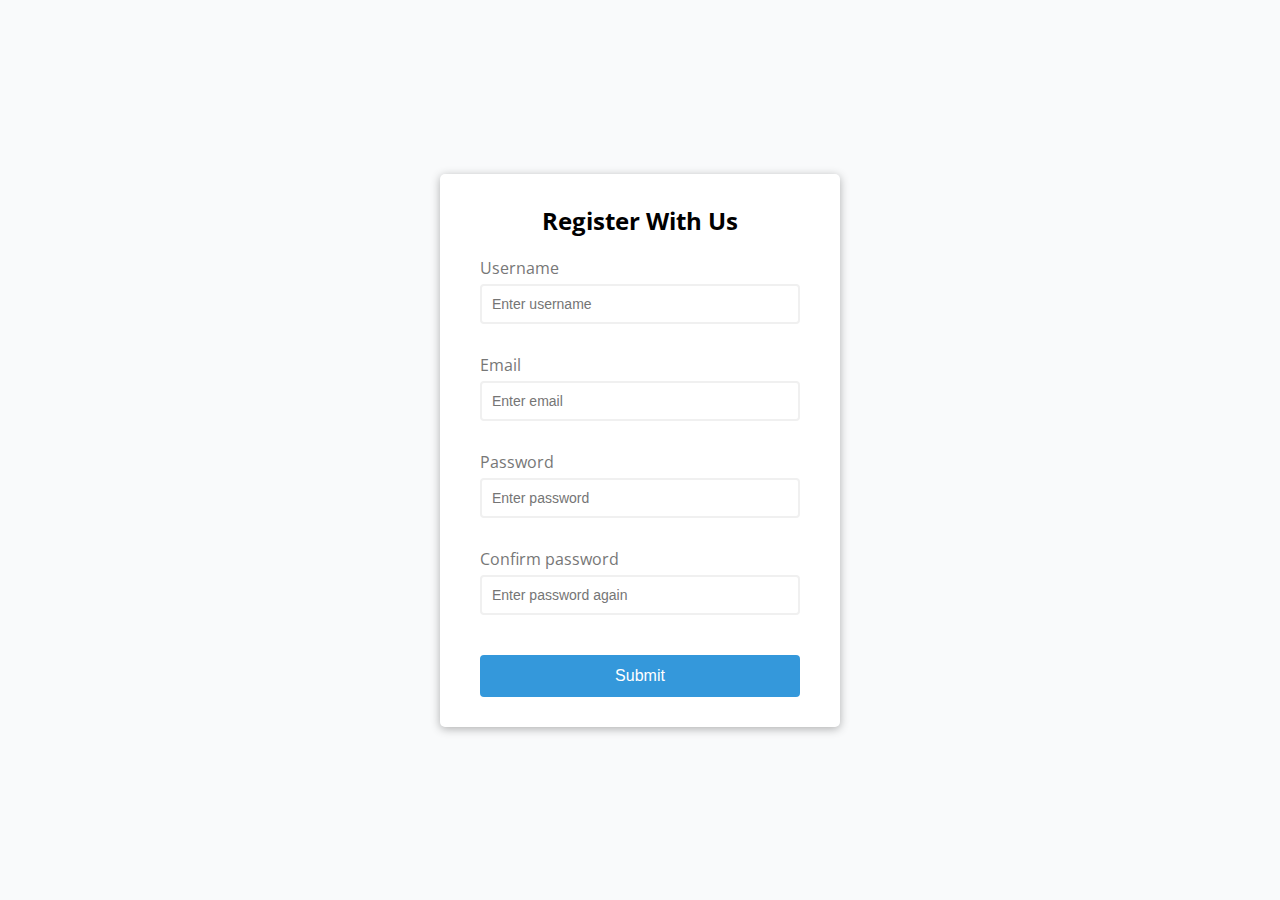
<file: 1.Form Validator/index.html>
<!DOCTYPE html>
<html lang="en">
<head>
    <meta charset="UTF-8">
    <meta http-equiv="X-UA-Compatible" content="IE=edge">
    <meta name="viewport" content="width=device-width, initial-scale=1.0">
    <link rel="stylesheet" href="style.css">
    <title>Form validator</title>
</head>
<body>
    <div class="container">
        <form action="" class="form" id="form">
            <h2>Register With Us</h2>
            <div class="form-control ">
                <label for="username">Username</label>
                <input for="text" id="username" placeholder="Enter username">
                <small>Error message</small>
            </div>
            <div class="form-control ">
                <label for="email">Email</label>
                <input for="text" id="email" placeholder="Enter email">
                <small>Error message</small>
            </div>
            <div class="form-control">
                <label for="password">Password</label>
                <input for="password" id="password" placeholder="Enter password">
                <small>Error message</small>
            </div>
            <div class="form-control">
                <label for="password2">Confirm password</label>
                <input for="password" id="password2" placeholder="Enter password again">
                <small>Error message</small>
            </div>
            <button>Submit</button>
        </form>
    </div>


    <script src="script.js"></script>
</body>
</html>
</file>
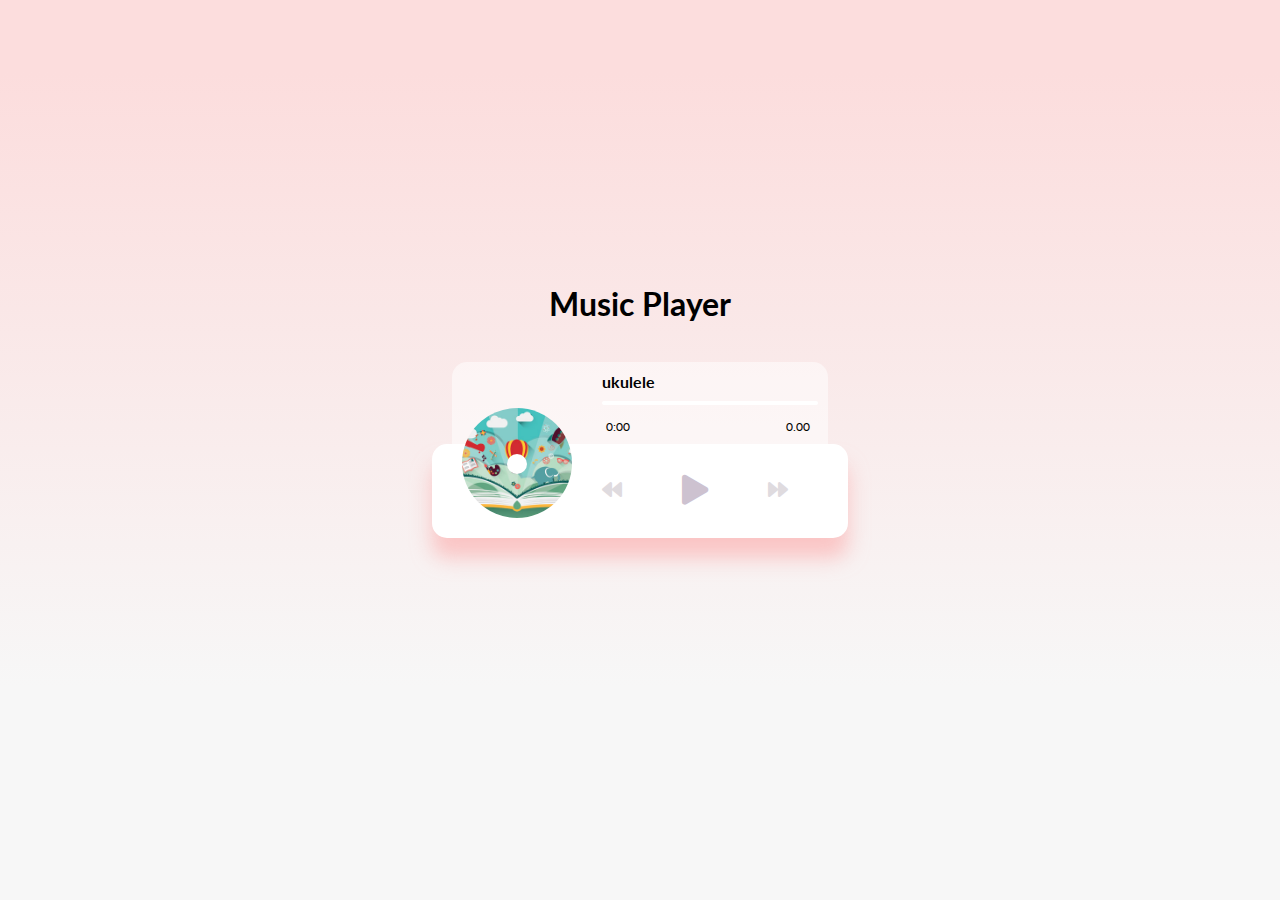
<file: 10.Music Player/index.html>
<!DOCTYPE html>
<html lang="en">
  <head>
    <meta charset="UTF-8" />
    <meta name="viewport" content="width=device-width, initial-scale=1.0" />
    <meta http-equiv="X-UA-Compatible" content="ie=edge" />
    <link
      rel="stylesheet"
      href="https://cdnjs.cloudflare.com/ajax/libs/font-awesome/5.10.2/css/all.min.css"
    />
    <link rel="stylesheet" href="style.css" />
    <title>Music Player</title>
  </head>
  <body>
    <h1>Music Player</h1>

    <div class="music-container play" id="music-container">
      <div class="music-info">
        <h4 id="title"></h4>
        <div class="progress-container " id="progress-container">
          <div class="progress" id="progress"></div>
        </div>
        <div>
          <small id="time-start" class="time-start">0:00</small>
          <small id="time-end" class="time-end">0:00</small>
        </div>
      </div>

      <audio src="music/ukulele.mp3" id="audio"></audio>

      <div class="img-container">
        <img src="images/ukulele.jpg" alt="music-cover" id="cover" />
      </div>
      <div class="navigation">
        <button id="prev" class="action-btn">
          <i class="fas fa-backward"></i>
        </button>
        <button id="play" class="action-btn action-btn-big">
          <i class="fas fa-play"></i>
        </button>
        <button id="next" class="action-btn">
          <i class="fas fa-forward"></i>
        </button>
      </div>
    </div>

    <script src="script.js"></script>
  </body>
</html>
</file>
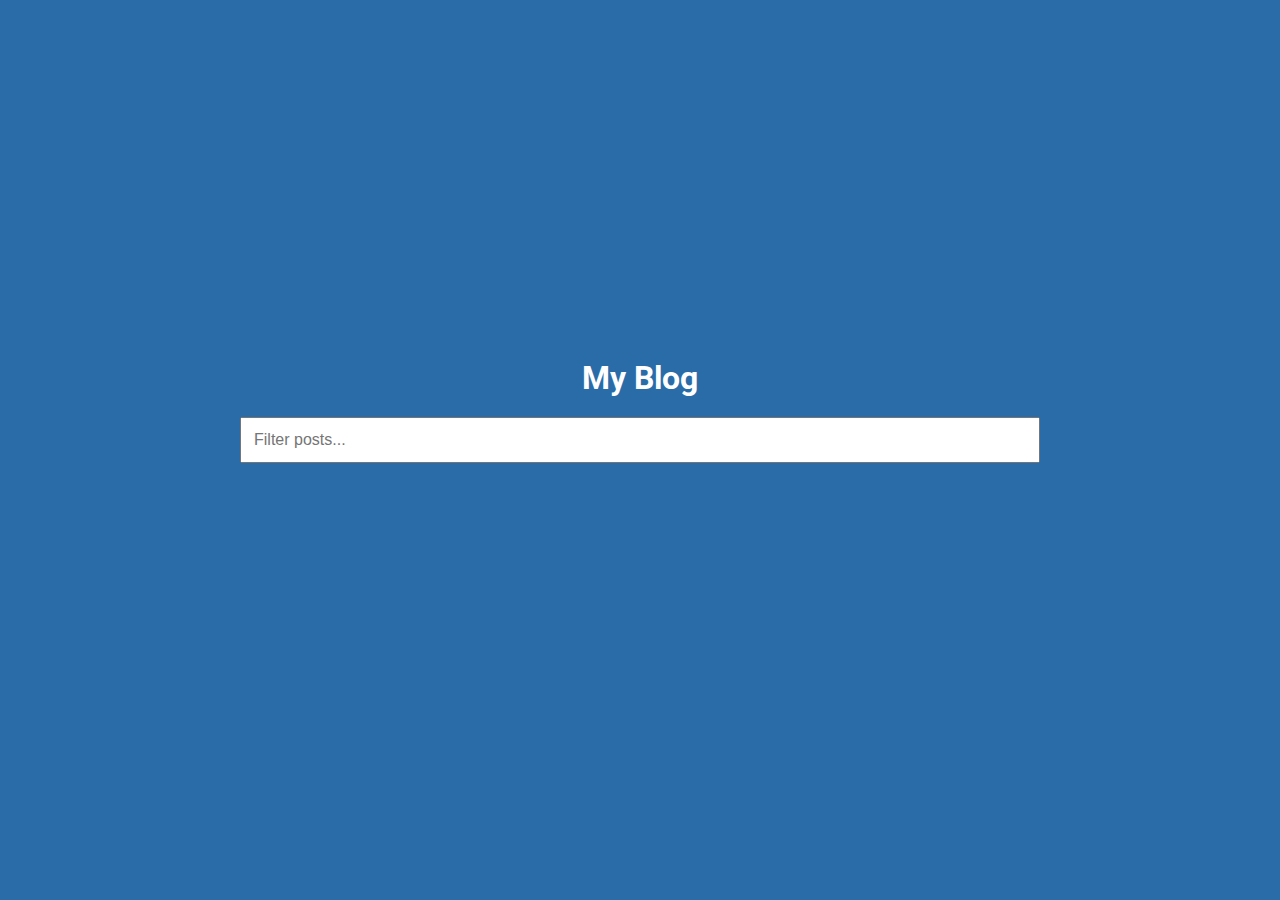
<file: 11.Infinite Scroll/index.html>
<!DOCTYPE html>
<html lang="en">
  <head>
    <meta charset="UTF-8" />
    <meta name="viewport" content="width=device-width, initial-scale=1.0" />
    <meta http-equiv="X-UA-Compatible" content="ie=edge" />
    <link rel="stylesheet" href="style.css" />
    <title>My Blog</title>
  </head>
  <body>
    <h1>My Blog</h1>

    <div class="filter-container">
      <input
        type="text"
        id="filter"
        class="filter"
        placeholder="Filter posts..."
      />
    </div>

    <div id="posts-container"></div>

    <div class="loader">
      <div class="circle"></div>
      <div class="circle"></div>
      <div class="circle"></div>
    </div>

    <script src="script.js"></script>
  </body>
</html>
</file>
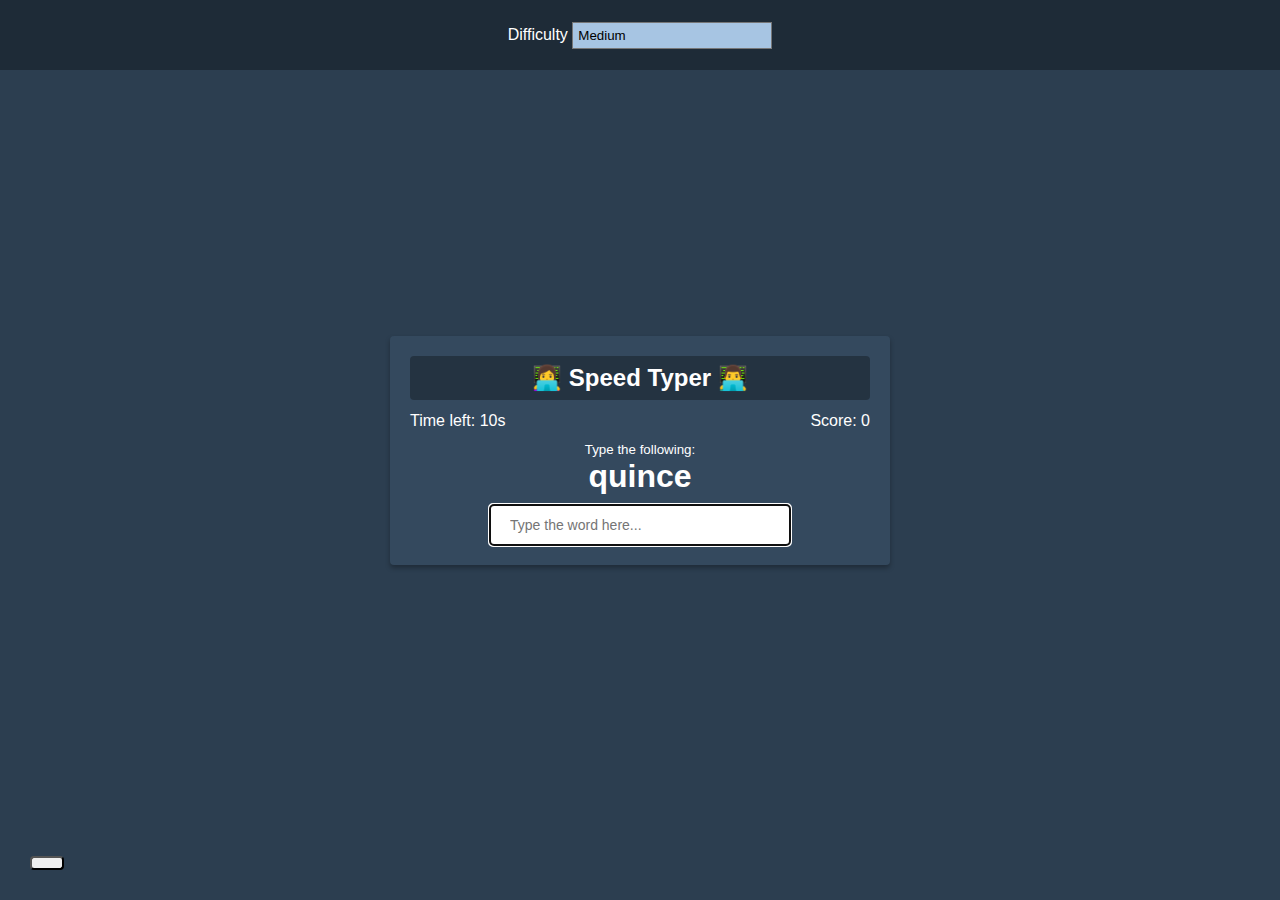
<file: 12.Typing Game/index.html>
<!DOCTYPE html>
<html lang="en">
  <head>
    <meta charset="UTF-8" />
    <meta name="viewport" content="width=device-width, initial-scale=1.0" />
    <meta http-equiv="X-UA-Compatible" content="ie=edge" />
    <link
      rel="stylesheet"
      href="https://cdnjs.cloudflare.com/ajax/libs/font-awesome/5.11.2/css/all.min.css"
      integrity="sha256-+N4/V/SbAFiW1MPBCXnfnP9QSN3+Keu+NlB+0ev/YKQ="
      crossorigin="anonymous"
    />
    <link rel="stylesheet" href="style.css" />
    <title>Speed Typer</title>
  </head>
  <body>
    <button id="settings-btn" class="settings-btn">
      <i class="fas fa-cog"></i>
    </button>

    <div id="settings" class="settings">
      <form id="settings-form">
        <div>
          <label for="difficulty">Difficulty</label>
          <select id="difficulty">
            <option value="easy">Easy</option>
            <option value="medium">Medium</option>
            <option value="hard">Hard</option>
          </select>
        </div>
      </form>
    </div>

    <div class="container">
      <h2>👩‍💻 Speed Typer 👨‍💻</h2>
      <small>Type the following:</small>

      <h1 id="word"></h1>

      <input
        type="text"
        id="text"
        autocomplete="off"
        placeholder="Type the word here..."
      />

      <p class="time-container">Time left: <span id="time">10s</span></p>

      <p class="score-container">Score: <span id="score">0</span></p>

      <div id="end-game-container" class="end-game-container"></div>
    </div>

    <script src="script.js"></script>
  </body>
</html>
</file>
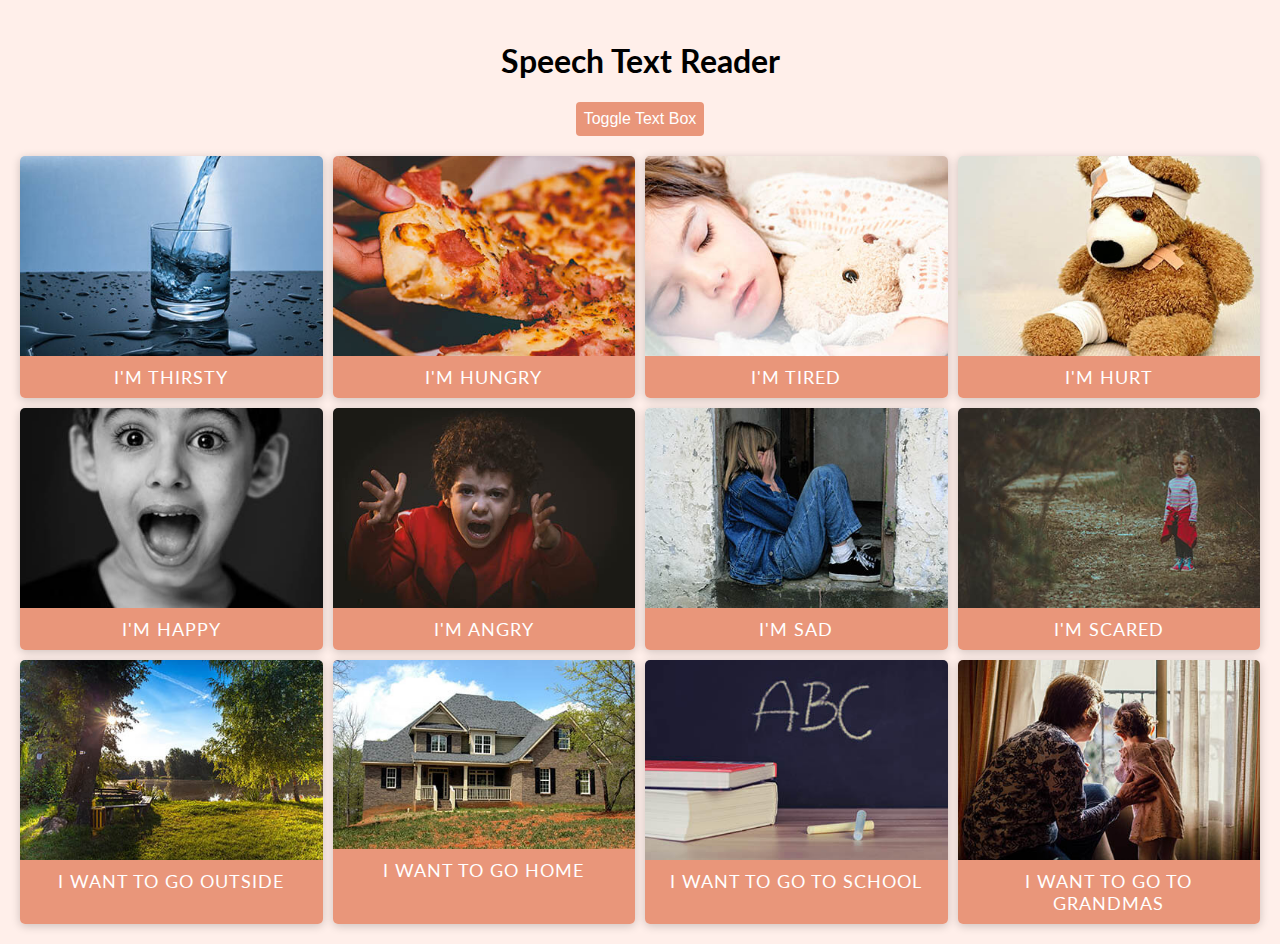
<file: 13.Speach Text Reader/index.html>
<!DOCTYPE html>
<html lang="en">
  <head>
    <meta charset="UTF-8" />
    <meta name="viewport" content="width=device-width, initial-scale=1.0" />
    <meta http-equiv="X-UA-Compatible" content="ie=edge" />
    <link rel="stylesheet" href="style.css" />
    <title>Speech Text Reader</title>
  </head>
  <body>
    <div class="container">
      <h1>Speech Text Reader</h1>
      <button id="toggle" class="btn btn-toggle">
        Toggle Text Box
      </button>
      <div id="text-box" class="text-box">
        <div id="close" class="close">X</div>
        <h3>Choose Voice</h3>
        <select id="voices"></select>
        <textarea id="text" placeholder="Enter text to read..."></textarea>
        <button class="btn" id="read">Read Text</button>
      </div>
      <main></main>
    </div>

    <script src="script.js"></script>
  </body>
</html>
</file>
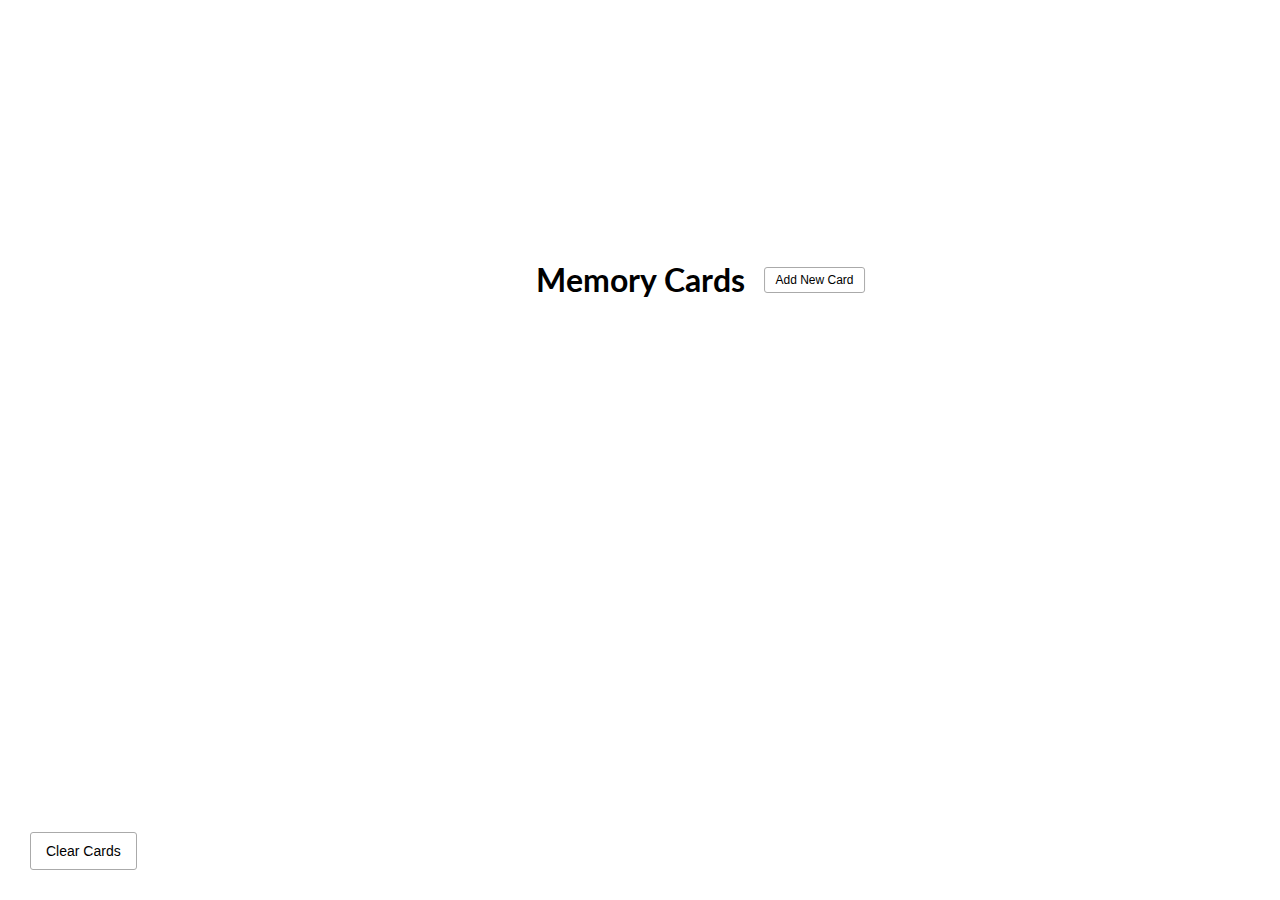
<file: 14.Memory Cards/index.html>
<!DOCTYPE html>
<html lang="en">
  <head>
    <meta charset="UTF-8" />
    <meta name="viewport" content="width=device-width, initial-scale=1.0" />
    <meta http-equiv="X-UA-Compatible" content="ie=edge" />
    <link
      rel="stylesheet"
      href="https://cdnjs.cloudflare.com/ajax/libs/font-awesome/5.11.2/css/all.min.css"
      integrity="sha256-+N4/V/SbAFiW1MPBCXnfnP9QSN3+Keu+NlB+0ev/YKQ="
      crossorigin="anonymous"
    />
    <link rel="stylesheet" href="style.css" />
    <title>Memory Cards</title>
  </head>
  <body>
    <button id="clear" class="clear btn">
      <i class="fas fa-trash"></i> Clear Cards
    </button>

    <h1>
      Memory Cards
      <button id="show" class="btn btn-small">
        <i class="fas fa-plus"></i> Add New Card
      </button>
    </h1>

    <div id="cards-container" class="cards">
      <!-- <div class="card active">
        <div class="inner-card">
          <div class="inner-card-front">
            <p>
              What is PHP?
            </p>
          </div>
          <div class="inner-card-back">
            <p>
              A programming language
            </p>
          </div>
        </div>
      </div>

      <div class="card">
        <div class="inner-card">
          <div class="inner-card-front">
            <p>
              What is PHP?
            </p>
          </div>
          <div class="inner-card-back">
            <p>
              A programming language
            </p>
          </div>
        </div>
      </div> -->
    </div>

    <div class="navigation">
      <button id="prev" class="nav-button">
        <i class="fas fa-arrow-left"></i>
      </button>

      <p id="current"></p>

      <button id="next" class="nav-button">
        <i class="fas fa-arrow-right"></i>
      </button>
    </div>

    <div id="add-container" class="add-container">
      <h1>
        Add New Card
        <button id="hide" class="btn btn-small btn-ghost">
          <i class="fas fa-times"></i>
        </button>
      </h1>

      <div class="form-group">
        <label for="question">Question</label>
        <textarea id="question" placeholder="Enter question..."></textarea>
      </div>

      <div class="form-group">
        <label for="answer">Answer</label>
        <textarea id="answer" placeholder="Enter Answer..."></textarea>
      </div>

      <button id="add-card" class="btn">
        <i class="fas fa-plus"></i> Add Card
      </button>
    </div>

    <script src="script.js"></script>
  </body>
</html>
</file>
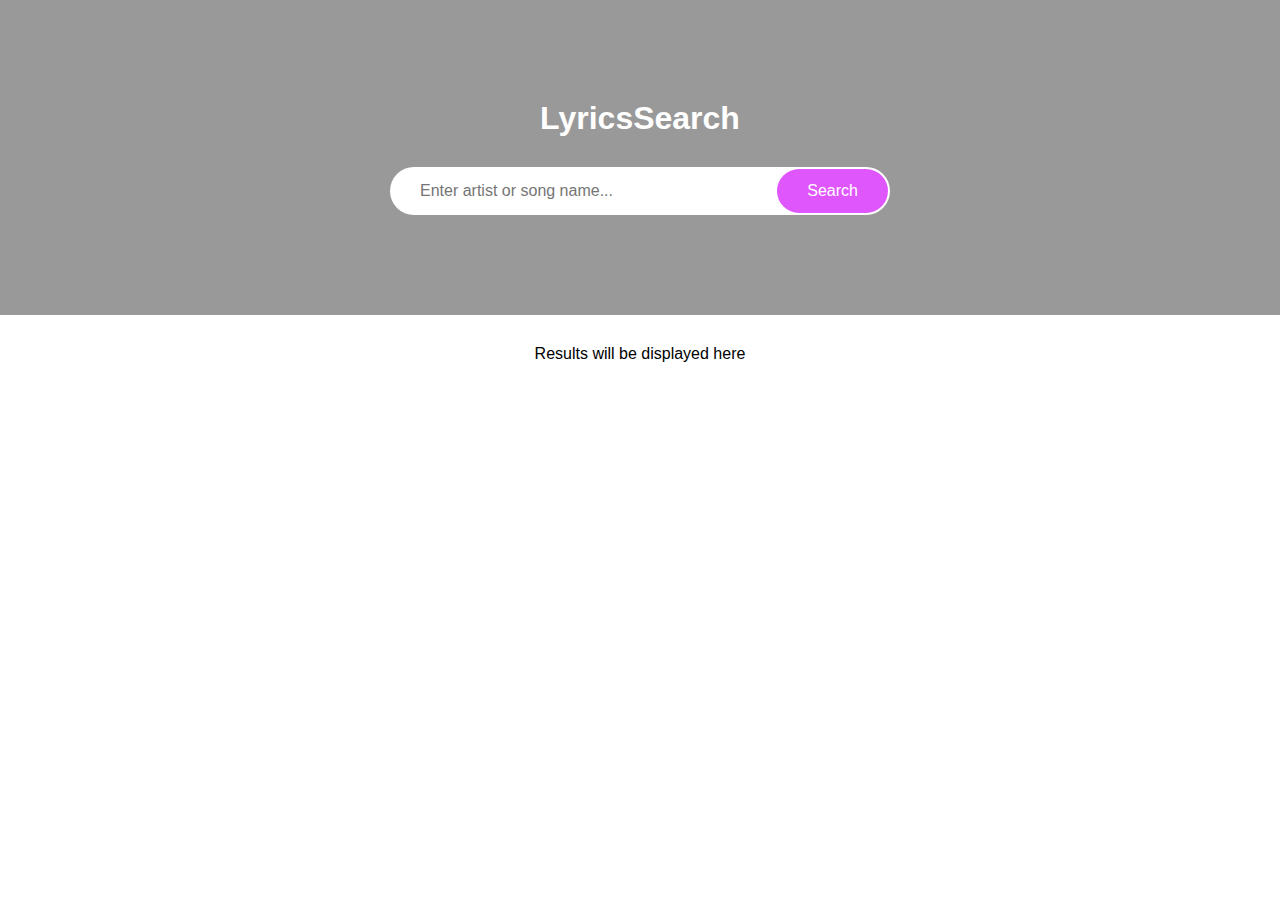
<file: 15.Lyrics Search/index.html>
<!DOCTYPE html>
<html lang="en">
  <head>
    <meta charset="UTF-8" />
    <meta name="viewport" content="width=device-width, initial-scale=1.0" />
    <meta http-equiv="X-UA-Compatible" content="ie=edge" />
    <link rel="stylesheet" href="style.css" />
    <title>LyricsSearch</title>
  </head>
  <body>
    <header>
      <h1>LyricsSearch</h1>

      <form id="form">
        <input
          type="text"
          id="search"
          placeholder="Enter artist or song name..."
        />
        <button>Search</button>
      </form>
    </header>

    <div id="result" class="container">
      <p>Results will be displayed here</p>
    </div>

    <div id="more" class="container centered"></div>

    <script src="script.js"></script>
  </body>
</html>
</file>
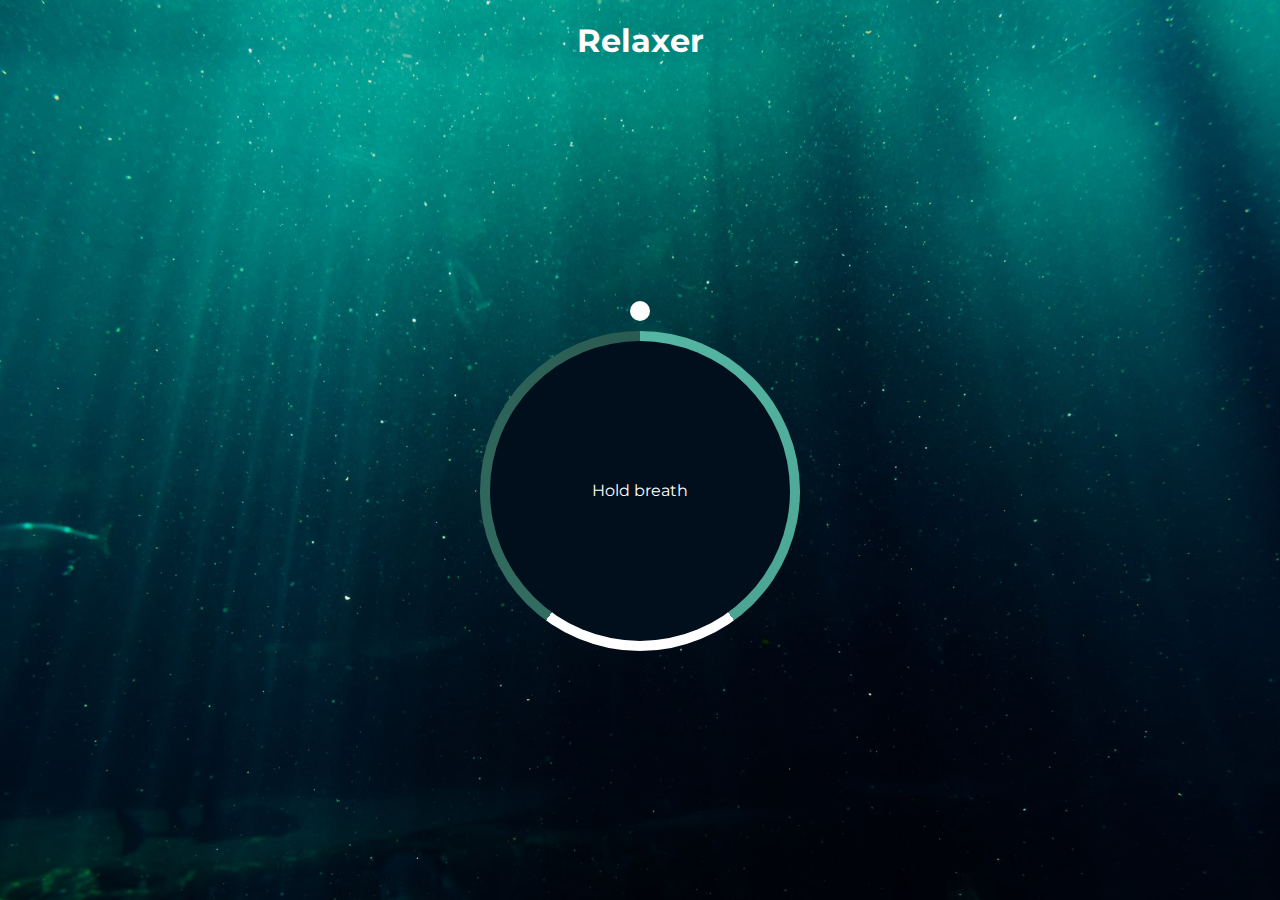
<file: 16.Relaxer App/index.html>
<!DOCTYPE html>
<html lang="en">
  <head>
    <meta charset="UTF-8" />
    <meta name="viewport" content="width=device-width, initial-scale=1.0" />
    <meta http-equiv="X-UA-Compatible" content="ie=edge" />
    <link rel="stylesheet" href="style.css" />
    <title>Relaxer</title>
  </head>
  <body>
    <h1>Relaxer</h1>

    <div class="container" id="container">
      <div class="circle"></div>

      <p id="text"></p>

      <div class="pointer-container">
        <span class="pointer"></span>
      </div>

      <div class="gradient-circle"></div>
    </div>

    <script src="script.js"></script>
  </body>
</html>
</file>
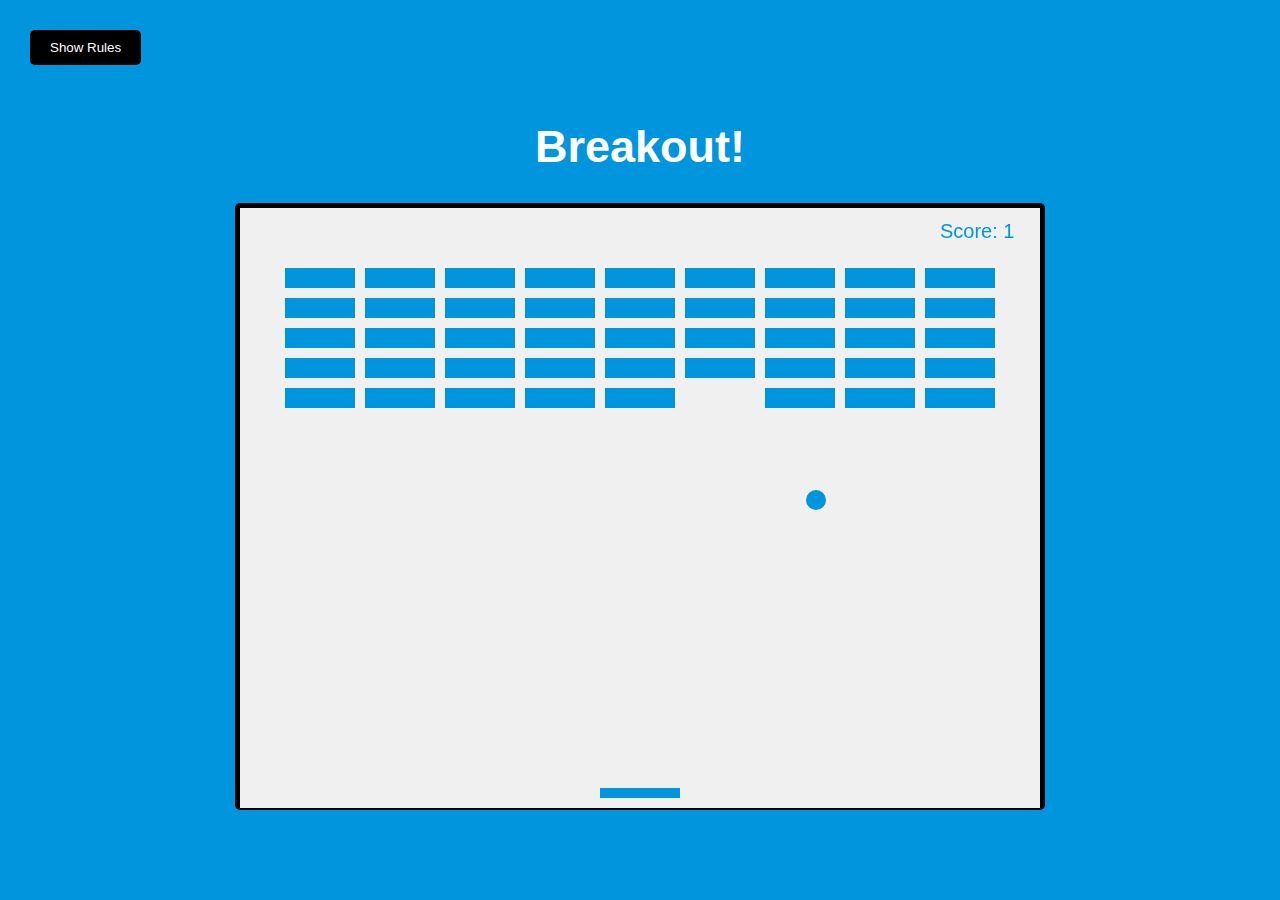
<file: 17.Breakout game/index.html>
<!DOCTYPE html>
<html lang="en">
  <head>
    <meta charset="UTF-8" />
    <meta name="viewport" content="width=device-width, initial-scale=1.0" />
    <meta http-equiv="X-UA-Compatible" content="ie=edge" />
    <link rel="stylesheet" href="style.css" />
    <title>Breakout!</title>
  </head>
  <body>
    <h1>Breakout!</h1>
    <button id="rules-btn" class="btn rules-btn">Show Rules</button>
    <div id="rules" class="rules">
      <h2>How To Play:</h2>
      <p>
        Use your right and left keys to move the paddle to bounce the ball up
        and break the blocks.
      </p>
      <p>If you miss the ball, your score and the blocks will reset.</p>
      <button id="close-btn" class="btn">Close</button>
    </div>

    <canvas id="canvas" width="800" height="600"></canvas>

    <script src="script.js"></script>
  </body>
</html>
</file>
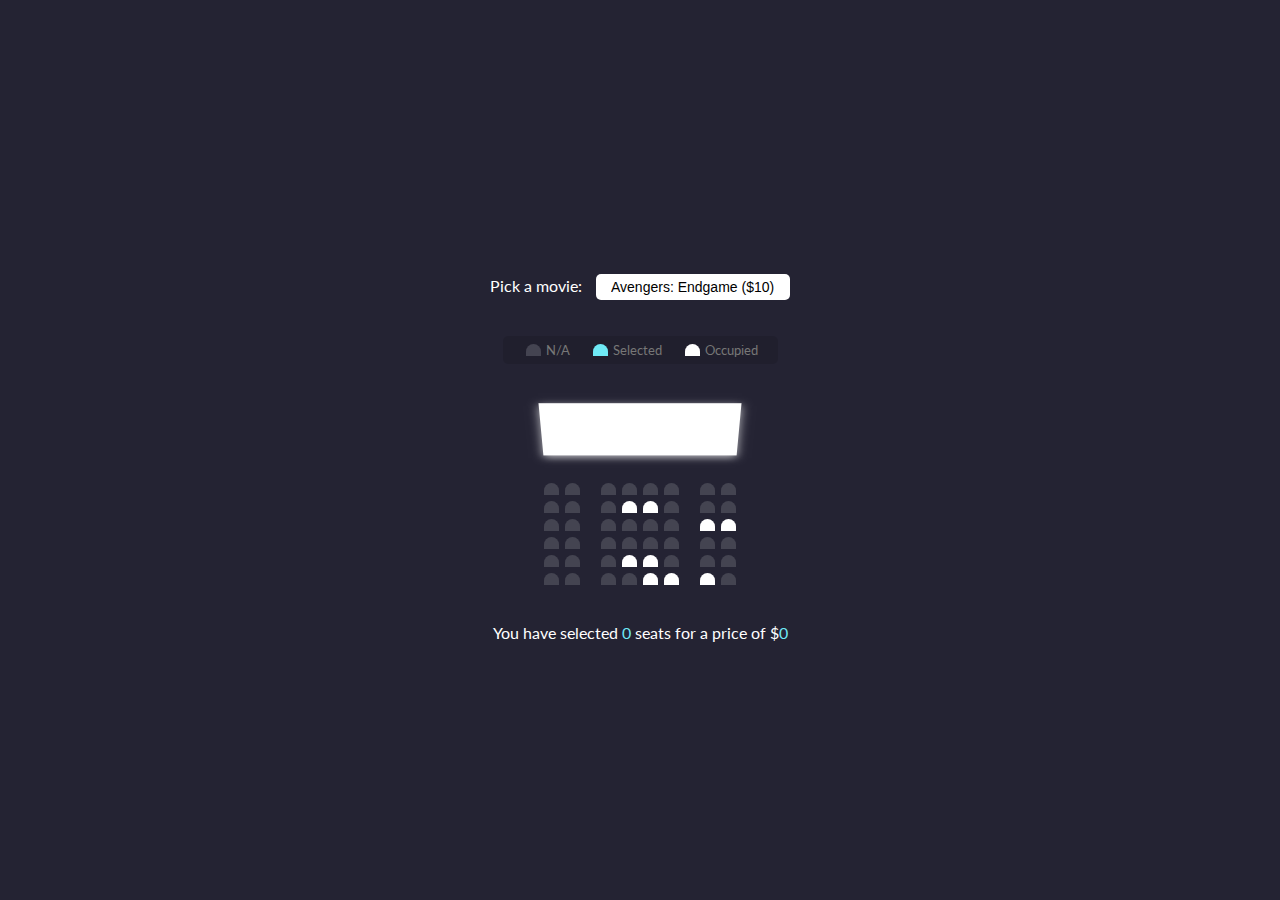
<file: 2.Movie Seat App/index.html>
<!DOCTYPE html>
<html lang="en">

<head>
    <meta charset="UTF-8" />
    <meta name="viewport" content="width=device-width, initial-scale=1.0" />
    <meta http-equiv="X-UA-Compatible" content="ie=edge" />
    <link rel="stylesheet" href="style.css" />
    <title>Movie Seat Booking</title>
</head>

<body>
    <div class="movie-container">
        <label>Pick a movie:</label>
        <select id="movie">
            <option value="10">Avengers: Endgame ($10)</option>
            <option value="12">Joker ($12)</option>
            <option value="8">Toy Story 4 ($8)</option>
            <option value="9">The Lion King ($9)</option>
        </select>
    </div>

    <ul class="showcase">
        <li>
            <div class="seat"></div>
            <small>N/A</small>
        </li>
        <li>
            <div class="seat selected"></div>
            <small>Selected</small>
        </li>
        <li>
            <div class="seat occupied"></div>
            <small>Occupied</small>
        </li>
    </ul>

    <div class="container">
        <div class="screen"></div>

        <div class="row">
            <div class="seat"></div>
            <div class="seat"></div>
            <div class="seat"></div>
            <div class="seat"></div>
            <div class="seat"></div>
            <div class="seat"></div>
            <div class="seat"></div>
            <div class="seat"></div>
        </div>
        <div class="row">
            <div class="seat"></div>
            <div class="seat"></div>
            <div class="seat"></div>
            <div class="seat occupied"></div>
            <div class="seat occupied"></div>
            <div class="seat"></div>
            <div class="seat"></div>
            <div class="seat"></div>
        </div>
        <div class="row">
            <div class="seat"></div>
            <div class="seat"></div>
            <div class="seat"></div>
            <div class="seat"></div>
            <div class="seat"></div>
            <div class="seat"></div>
            <div class="seat occupied"></div>
            <div class="seat occupied"></div>
        </div>
        <div class="row">
            <div class="seat"></div>
            <div class="seat"></div>
            <div class="seat"></div>
            <div class="seat"></div>
            <div class="seat"></div>
            <div class="seat"></div>
            <div class="seat"></div>
            <div class="seat"></div>
        </div>
        <div class="row">
            <div class="seat"></div>
            <div class="seat"></div>
            <div class="seat"></div>
            <div class="seat occupied"></div>
            <div class="seat occupied"></div>
            <div class="seat"></div>
            <div class="seat"></div>
            <div class="seat"></div>
        </div>
        <div class="row">
            <div class="seat"></div>
            <div class="seat"></div>
            <div class="seat"></div>
            <div class="seat"></div>
            <div class="seat occupied"></div>
            <div class="seat occupied"></div>
            <div class="seat occupied"></div>
            <div class="seat"></div>
        </div>
    </div>

    <p class="text">
        You have selected <span id="count">0</span> seats for a price of $<span id="total">0</span>
    </p>

    <script src="script.js"></script>
</body>

</html>
</file>
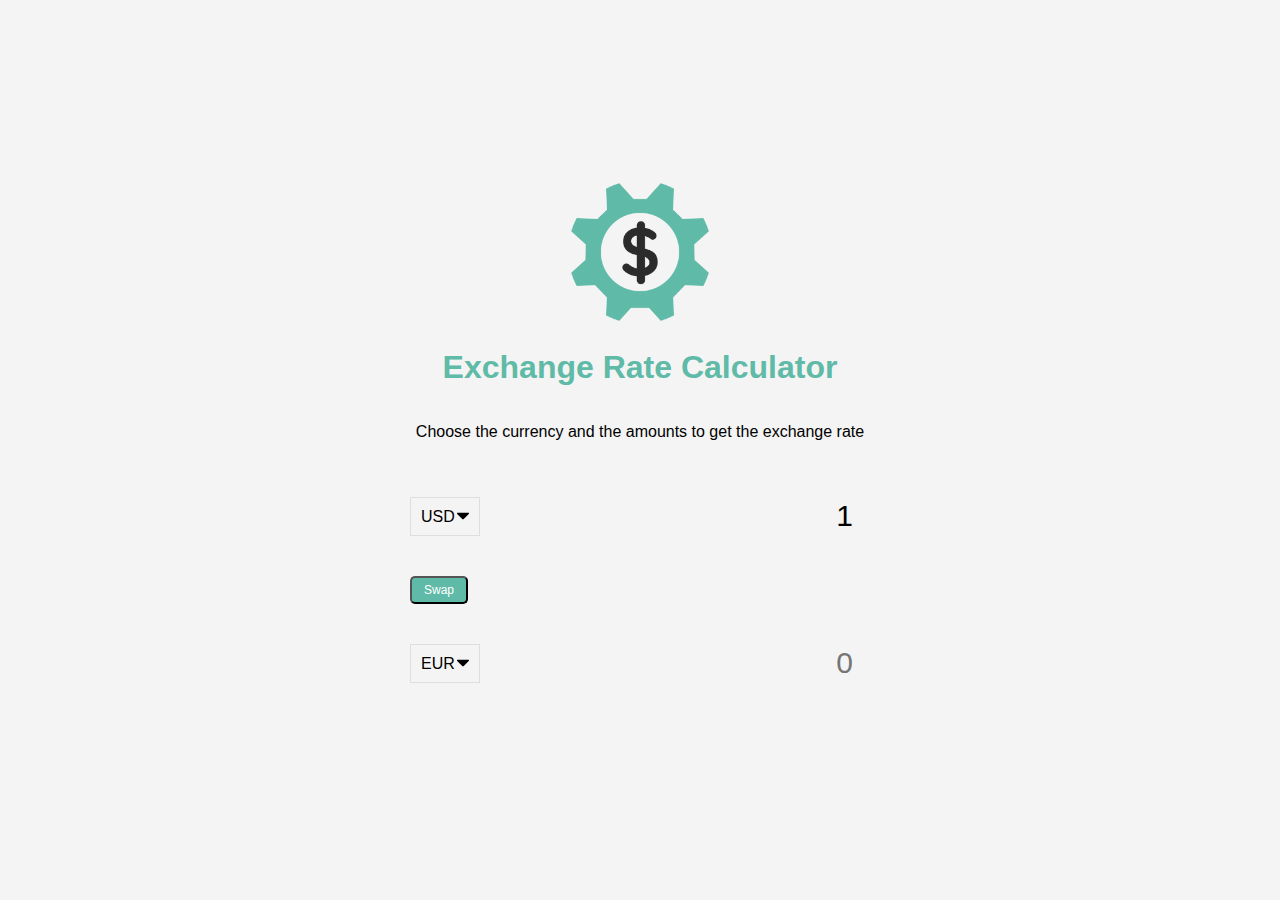
<file: 4.Excgnage Rate/index.html>
<!DOCTYPE html>
<html lang="en">

<head>
  <meta charset="UTF-8" />
  <meta name="viewport" content="width=device-width, initial-scale=1.0" />
  <meta http-equiv="X-UA-Compatible" content="ie=edge" />
  <title>Exchange Rate Calculator</title>
  <link rel="stylesheet" href="style.css" />
</head>

<body>
  <img src="img/money.png" alt="" class="money-img" />
  <h1>Exchange Rate Calculator</h1>
  <p>Choose the currency and the amounts to get the exchange rate</p>

  <div class="container">
    <div class="currency">
      <select id="currency-one">
        <option value="AED">AED</option>
        <option value="ARS">ARS</option>
        <option value="AUD">AUD</option>
        <option value="BDT">BDT</option>
        <option value="BGN">BGN</option>
        <option value="BRL">BRL</option>
        <option value="BSD">BSD</option>
        <option value="CAD">CAD</option>
        <option value="CHF">CHF</option>
        <option value="CLP">CLP</option>
        <option value="CNY">CNY</option>
        <option value="COP">COP</option>
        <option value="CZK">CZK</option>
        <option value="DKK">DKK</option>
        <option value="DOP">DOP</option>
        <option value="EGP">EGP</option>
        <option value="EUR">EUR</option>
        <option value="FJD">FJD</option>
        <option value="GBP">GBP</option>
        <option value="GTQ">GTQ</option>
        <option value="HKD">HKD</option>
        <option value="HRK">HRK</option>
        <option value="HUF">HUF</option>
        <option value="IDR">IDR</option>
        <option value="ILS">ILS</option>
        <option value="INR">INR</option>
        <option value="ISK">ISK</option>
        <option value="JPY">JPY</option>
        <option value="KRW">KRW</option>
        <option value="KZT">KZT</option>
        <option value="MXN">MXN</option>
        <option value="MYR">MYR</option>
        <option value="NOK">NOK</option>
        <option value="NZD">NZD</option>
        <option value="PAB">PAB</option>
        <option value="PEN">PEN</option>
        <option value="PHP">PHP</option>
        <option value="PKR">PKR</option>
        <option value="PLN">PLN</option>
        <option value="PYG">PYG</option>
        <option value="RON">RON</option>
        <option value="RUB">RUB</option>
        <option value="SAR">SAR</option>
        <option value="SEK">SEK</option>
        <option value="SGD">SGD</option>
        <option value="THB">THB</option>
        <option value="TRY">TRY</option>
        <option value="TWD">TWD</option>
        <option value="UAH">UAH</option>
        <option value="USD" selected>USD</option>
        <option value="UYU">UYU</option>
        <option value="VND">VND</option>
        <option value="ZAR">ZAR</option>
      </select>
      <input type="number" id="amount-one" placeholder="0" value="1" />
    </div>

    <div class="swap-rate-container">
      <button class="btn" id="swap">
        Swap
      </button>
      <div class="rate" id="rate"></div>
    </div>

    <div class="currency">
      <select id="currency-two">
        <option value="AED">AED</option>
        <option value="ARS">ARS</option>
        <option value="AUD">AUD</option>
        <option value="BDT">BDT</option>
        <option value="BGN">BGN</option>
        <option value="BRL">BRL</option>
        <option value="BSD">BSD</option>
        <option value="CAD">CAD</option>
        <option value="CHF">CHF</option>
        <option value="CLP">CLP</option>
        <option value="CNY">CNY</option>
        <option value="COP">COP</option>
        <option value="CZK">CZK</option>
        <option value="DKK">DKK</option>
        <option value="DOP">DOP</option>
        <option value="EGP">EGP</option>
        <option value="EUR" selected>EUR</option>
        <option value="FJD">FJD</option>
        <option value="GBP">GBP</option>
        <option value="GTQ">GTQ</option>
        <option value="HKD">HKD</option>
        <option value="HRK">HRK</option>
        <option value="HUF">HUF</option>
        <option value="IDR">IDR</option>
        <option value="ILS">ILS</option>
        <option value="INR">INR</option>
        <option value="ISK">ISK</option>
        <option value="JPY">JPY</option>
        <option value="KRW">KRW</option>
        <option value="KZT">KZT</option>
        <option value="MXN">MXN</option>
        <option value="MYR">MYR</option>
        <option value="NOK">NOK</option>
        <option value="NZD">NZD</option>
        <option value="PAB">PAB</option>
        <option value="PEN">PEN</option>
        <option value="PHP">PHP</option>
        <option value="PKR">PKR</option>
        <option value="PLN">PLN</option>
        <option value="PYG">PYG</option>
        <option value="RON">RON</option>
        <option value="RUB">RUB</option>
        <option value="SAR">SAR</option>
        <option value="SEK">SEK</option>
        <option value="SGD">SGD</option>
        <option value="THB">THB</option>
        <option value="TRY">TRY</option>
        <option value="TWD">TWD</option>
        <option value="UAH">UAH</option>
        <option value="USD">USD</option>
        <option value="UYU">UYU</option>
        <option value="VND">VND</option>
        <option value="ZAR">ZAR</option>
      </select>
      <input type="number" id="amount-two" placeholder="0" />
    </div>
  </div>

  <script src="script.js"></script>
</body>

</html>
</file>
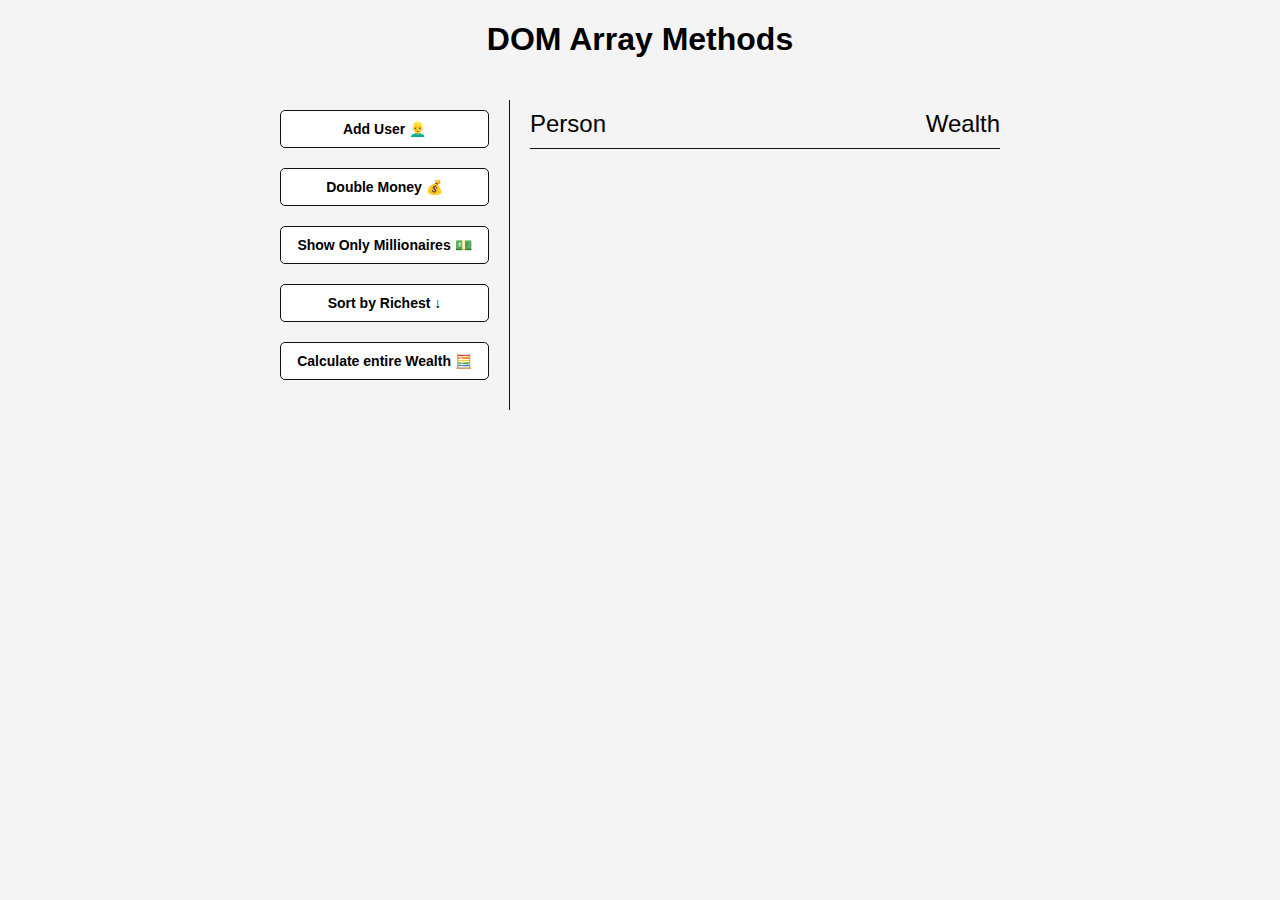
<file: 5.Dom Array/index.html>
<!DOCTYPE html>
<html lang="en">
  <head>
    <meta charset="UTF-8" />
    <meta name="viewport" content="width=device-width, initial-scale=1.0" />
    <meta http-equiv="X-UA-Compatible" content="ie=edge" />
    <link rel="stylesheet" href="style.css" />
    <title>DOM Array Methods</title>
  </head>
  <body>
    <h1>DOM Array Methods</h1>

    <div class="container">
      <aside>
        <button id="add-user">Add User 👱‍♂️</button>
        <button id="double">Double Money 💰</button>
        <button id="show-millionaires">Show Only Millionaires 💵</button>
        <button id="sort">Sort by Richest ↓</button>
        <button id="calculate-wealth">Calculate entire Wealth 🧮</button>
      </aside>

      <main id="main">
        <h2><strong>Person</strong> Wealth</h2>
      </main>
    </div>

    <script src="script.js"></script>
  </body>
</html>
</file>
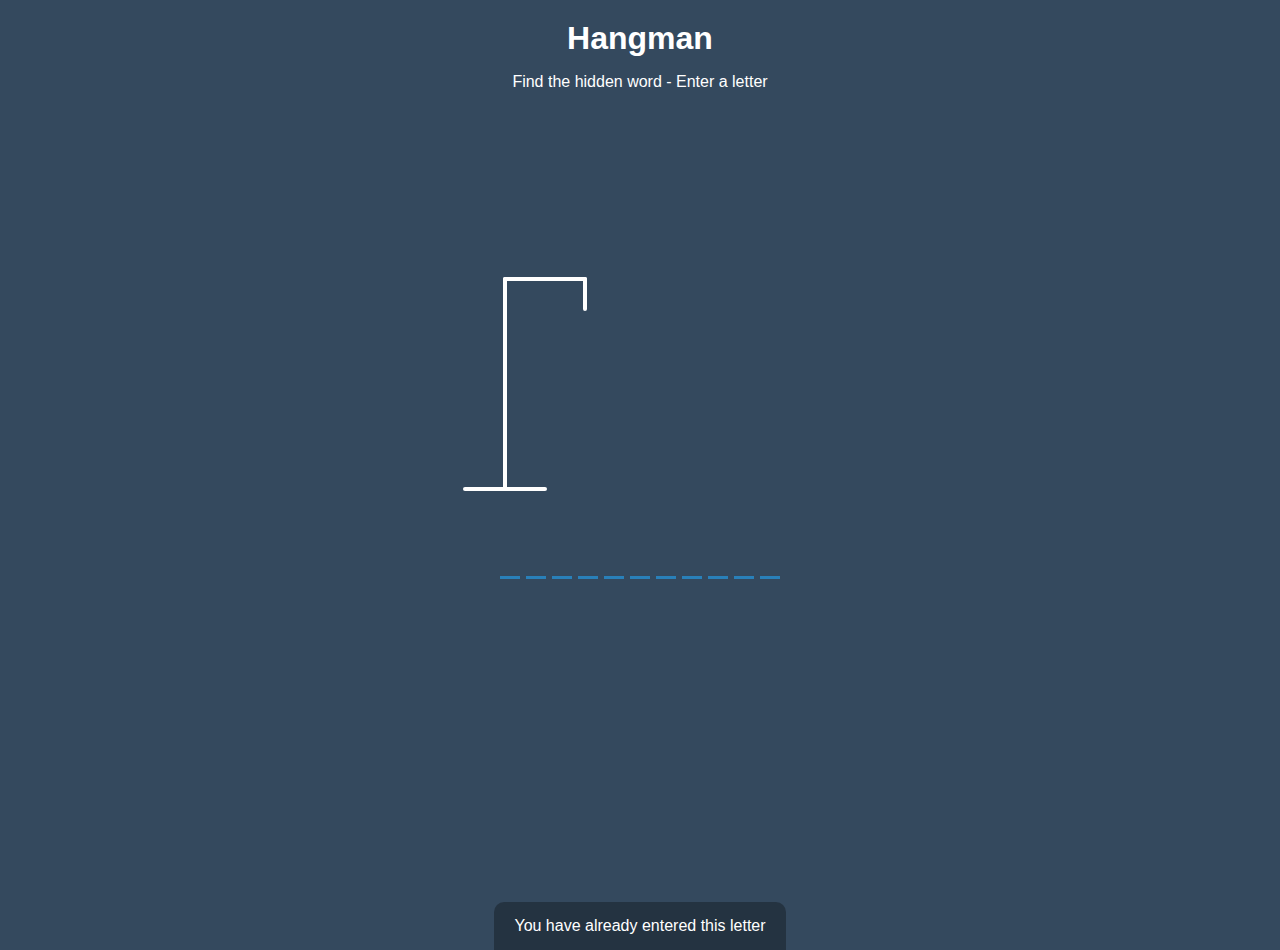
<file: 7.Hangman/index.html>
<!DOCTYPE html>
<html lang="en">
  <head>
    <meta charset="UTF-8" />
    <meta name="viewport" content="width=device-width, initial-scale=1.0" />
    <meta http-equiv="X-UA-Compatible" content="ie=edge" />
    <link rel="stylesheet" href="style.css" />
    <title>Hangman</title>
  </head>
  <body>
    <h1>Hangman</h1>
    <p>Find the hidden word - Enter a letter</p>
    <div class="game-container">
      <svg height="250" width="200" class="figure-container">
        <!-- Rod -->
        <line x1="60" y1="20" x2="140" y2="20" />
        <line x1="140" y1="20" x2="140" y2="50" />
        <line x1="60" y1="20" x2="60" y2="230" />
        <line x1="20" y1="230" x2="100" y2="230" />

        <!-- Head -->
        <circle cx="140" cy="70" r="20" class="figure-part" />
        <!-- Body -->
        <line x1="140" y1="90" x2="140" y2="150" class="figure-part" />
        <!-- Arms -->
        <line x1="140" y1="120" x2="120" y2="100" class="figure-part" />
        <line x1="140" y1="120" x2="160" y2="100" class="figure-part" />
        <!-- Legs -->
        <line x1="140" y1="150" x2="120" y2="180" class="figure-part" />
        <line x1="140" y1="150" x2="160" y2="180" class="figure-part" />
      </svg>

      <div class="wrong-letters-container">
        <div id="wrong-letters"></div>
      </div>

      <div class="word" id="word"></div>
    </div>

    <!-- Container for final message -->
    <div class="popup-container" id="popup-container">
      <div class="popup">
        <h2 id="final-message"></h2>
        <button id="play-button">Play Again</button>
      </div>
    </div>

    <!-- Notification -->
    <div class="notification-container" id="notification-container">
      <p>You have already entered this letter</p>
    </div>

    <script src="script.js"></script>
  </body>
</html>
</file>
<file: 1.Form Validator/style.css>
@import url('https://fonts.googleapis.com/css?family=Open+Sans&display=swap');

* {
	box-sizing: border-box;
}

body {
	background-color: #f9fafb;
	font-family: 'Open Sans', sans-serif;
	display: flex;
	align-items: center;
	justify-content: center;
	min-height: 100vh;
	margin: 0;
}
.container {
	background-color: #fff;
	border-radius: 5px;
	box-shadow: 0 2px 10px rgba(0, 0, 0, 0.3);
	width: 400px;
}
h2 {
	text-align: center;
	margin: 0 0 20px;
}
.form {
	padding: 30px 40px;
}
.form-control {
	margin-bottom: 10px;
	padding-bottom: 20px;
	position: relative;
}
.form-control label{
    color:  #777;
    display: block;
    margin-bottom: 5px;
}
.form-control input{
    border: 2px solid #f0f0f0;
    border-radius: 4px;
    display: block;
    width: 100%;
    padding: 10px;
    font-size: 14px;
}
.form-control input:focus{
    outline: 0;
    border-color: #777;
}

.form-control.success input{
    border-color: #2ecc71;
}
.form-control.error input{
    border-color: #e74e3c;
}
.form-control small {
  color: var(--error-color);
  position: absolute;
  bottom: 0;
  left: 0;
  visibility: hidden;
}

.form-control.error small {
  visibility: visible;
}

.form button {
  cursor: pointer;
  background-color: #3498db;
  border: 2px solid #3498db;
  border-radius: 4px;
  color: #fff;
  display: block;
  font-size: 16px;
  padding: 10px;
  margin-top: 20px;
  width: 100%;
}
</file>
<file: 10.Music Player/style.css>
@import url('https://fonts.googleapis.com/css?family=Lato&display=swap');

* {
  box-sizing: border-box;
}

body {
  background-image: linear-gradient(
    0deg,
    rgba(247, 247, 247, 1) 23.8%,
    rgba(252, 221, 221, 1) 92%
  );
  height: 100vh;
  display: flex;
  flex-direction: column;
  align-items: center;
  justify-content: center;
  font-family: 'Lato', sans-serif;
  margin: 0;
}


.music-container {
  background-color: #fff;
  border-radius: 15px;
  box-shadow: 0 20px 20px 0 rgba(252, 169, 169, 0.6);
  display: flex;
  padding: 20px 30px;
  position: relative;
  margin: 100px 0;
  z-index: 10;
}

.img-container {
  position: relative;
  width: 110px;
}

.img-container::after {
  content: '';
  background-color: #fff;
  border-radius: 50%;
  position: absolute;
  bottom: 100%;
  left: 50%;
  width: 20px;
  height: 20px;
  transform: translate(-50%, 50%);
}

.img-container img {
  border-radius: 50%;
  object-fit: cover;
  height: 110px;
  width: inherit;
  position: absolute;
  bottom: 0;
  left: 0;
  animation: rotate 3s linear infinite;

  animation-play-state: paused;
}

.music-container.play .img-container img {
  animation-play-state: running;
}

@keyframes rotate {
  from {
    transform: rotate(0deg);
  }

  to {
    transform: rotate(360deg);
  }
}

.navigation {
  display: flex;
  align-items: center;
  justify-content: center;
  z-index: 1;
}

.action-btn {
  background-color: #fff;
  border: 0;
  color: #dfdbdf;
  font-size: 20px;
  cursor: pointer;
  padding: 10px;
  margin: 0 20px;
}

.action-btn.action-btn-big {
  color: #cdc2d0;
  font-size: 30px;
}

.action-btn:focus {
  outline: 0;
}

.music-info {
  background-color: rgba(255, 255, 255, 0.5);
  border-radius: 15px 15px 0 0;
  position: absolute;
  top: 0;
  left: 20px;
  width: calc(100% - 40px);
  padding: 10px 10px 10px 150px;
  opacity: 0;
  transform: translateY(0%);
  transition: transform 0.3s ease-in, opacity 0.3s ease-in;
  z-index: 0;
}

.music-container.play .music-info {
  opacity: 1;
  transform: translateY(-100%);
}

.music-info h4 {
  margin: 0;
}

.progress-container {
  background: #fff;
  border-radius: 5px;
  cursor: pointer;
  margin: 10px 0;
  height: 4px;
  width: 100%;
}

.progress {
  background-color: #fe8daa;
  border-radius: 5px;
  height: 100%;
  width: 0%;
  transition: width 0.1s linear;
}
small { display: inline-block }

small.time-start{
  padding: 0;
  margin: 0 0 0 2%;
  font-size: 75%;
  text-align-last: left;
}
small.time-end{
  padding: 0;
  margin: 0 0 0 70%;
  font-size: 75%;
  text-align-last: right;
}
</file>
<file: 11.Infinite Scroll/style.css>
@import url('https://fonts.googleapis.com/css?family=Roboto&display=swap');

* {
  box-sizing: border-box;
}

body {
  background-color: #296ca8;
  color: #fff;
  font-family: 'Roboto', sans-serif;
  display: flex;
  flex-direction: column;
  align-items: center;
  justify-content: center;
  min-height: 100vh;
  margin: 0;
  padding-bottom: 100px;
}

h1 {
  margin-bottom: 0;
  text-align: center;
}

.filter-container {
  margin-top: 20px;
  width: 80vw;
  max-width: 800px;
}

.filter {
  width: 100%;
  padding: 12px;
  font-size: 16px;
}

.post {
  position: relative;
  background-color: #4992d3;
  box-shadow: 0 2px 4px rgba(0, 0, 0, 0.3);
  border-radius: 3px;
  padding: 20px;
  margin: 40px 0;
  display: flex;
  width: 80vw;
  max-width: 800px;
}

.post .post-title {
  margin: 0;
}

.post .post-body {
  margin: 15px 0 0;
  line-height: 1.3;
}

.post .post-info {
  margin-left: 20px;
}

.post .number {
  position: absolute;
  top: -15px;
  left: -15px;
  font-size: 15px;
  width: 40px;
  height: 40px;
  border-radius: 50%;
  background: #fff;
  color: #296ca8;
  display: flex;
  align-items: center;
  justify-content: center;
  padding: 7px 10px;
}

.loader {
  opacity: 0;
  display: flex;
  position: fixed;
  bottom: 50px;
  transition: opacity 0.3s ease-in;
}

.loader.show {
  opacity: 1;
}

.circle {
  background-color: #fff;
  width: 10px;
  height: 10px;
  border-radius: 50%;
  margin: 5px;
  animation: bounce 0.5s ease-in infinite;
}

.circle:nth-of-type(2) {
  animation-delay: 0.1s;
}

.circle:nth-of-type(3) {
  animation-delay: 0.2s;
}

@keyframes bounce {
  0%,
  100% {
    transform: translateY(0);
  }

  50% {
    transform: translateY(-10px);
  }
}
</file>
<file: 12.Typing Game/style.css>
* {
  box-sizing: border-box;
}

body {
  background-color: #2c3e50;
  display: flex;
  align-items: center;
  justify-content: center;
  min-height: 100vh;
  margin: 0;
  font-family: Verdana, Geneva, Tahoma, sans-serif;
}

button {
  cursor: pointer;
  font-size: 14px;
  border-radius: 4px;
  padding: 5px 15px;
}

select {
  width: 200px;
  padding: 5px;
  appearance: none;
  -webkit-appearance: none;
  -moz-appearance: none;
  border-radius: 0;
  background-color: #a7c5e3;
}

select:focus,
button:focus {
  outline: 0;
}

.settings-btn {
  position: absolute;
  bottom: 30px;
  left: 30px;
}

.settings {
  position: absolute;
  top: 0;
  left: 0;
  width: 100%;
  background-color: rgba(0, 0, 0, 0.3);
  height: 70px;
  color: #fff;
  display: flex;
  align-items: center;
  justify-content: center;
  transform: translateY(0);
  transition: transform 0.3s ease-in-out;
}

.settings.hide {
  transform: translateY(-100%);
}

.container {
  background-color: #34495e;
  padding: 20px;
  border-radius: 4px;
  box-shadow: 0 3px 5px rgba(0, 0, 0, 0.3);
  color: #fff;
  position: relative;
  text-align: center;
  width: 500px;
}

h2 {
  background-color: rgba(0, 0, 0, 0.3);
  padding: 8px;
  border-radius: 4px;
  margin: 0 0 40px;
}

h1 {
  margin: 0;
}

input {
  border: 0;
  border-radius: 4px;
  font-size: 14px;
  width: 300px;
  padding: 12px 20px;
  margin-top: 10px;
}

.score-container {
  position: absolute;
  top: 60px;
  right: 20px;
}

.time-container {
  position: absolute;
  top: 60px;
  left: 20px;
}

.end-game-container {
  background-color: inherit;
  display: none;
  align-items: center;
  justify-content: center;
  flex-direction: column;
  position: absolute;
  top: 0;
  left: 0;
  width: 100%;
  height: 100%;
  z-index: 1;
}
</file>
<file: 13.Speach Text Reader/style.css>
@import url('https://fonts.googleapis.com/css?family=Lato');

* {
  box-sizing: border-box;
}

body {
  background: #ffefea;
  font-family: 'Lato', sans-serif;
  min-height: 100vh;
  margin: 0;
}

h1 {
  text-align: center;
}

.container {
  margin: auto;
  padding: 20px;
}

.btn {
  cursor: pointer;
  background-color: darksalmon;
  border: 0;
  border-radius: 4px;
  color: #fff;
  font-size: 16px;
  padding: 8px;
}

.btn:active {
  transform: scale(0.98);
}

.btn:focus,
select:focus {
  outline: 0;
}

.btn-toggle {
  display: block;
  margin: auto;
  margin-bottom: 20px;
}

.text-box {
  width: 70%;
  position: absolute;
  top: 30%;
  left: 50%;
  transform: translate(-50%, -800px);
  background-color: #333;
  color: #fff;
  padding: 20px;
  border-radius: 5px;
  transition: all 1s ease-in-out;
}

.text-box.show {
  transform: translate(-50%, 0);
}

.text-box select {
  background-color: darksalmon;
  border: 0;
  color: #fff;
  font-size: 12px;
  height: 30px;
  width: 100%;
}

.text-box textarea {
  border: 1px #dadada solid;
  border-radius: 4px;
  font-size: 16px;
  padding: 8px;
  margin: 15px 0;
  width: 100%;
  height: 150px;
}

.text-box .btn {
  width: 100%;
}

.text-box .close {
  float: right;
  text-align: right;
  cursor: pointer;
}

main {
  display: grid;
  grid-template-columns: repeat(4, 1fr);
  grid-gap: 10px;
}

.box {
  box-shadow: 0 2px 10px rgba(0, 0, 0, 0.2);
  border-radius: 5px;
  cursor: pointer;
  display: flex;
  flex-direction: column;
  overflow: hidden;
  transition: box-shadow 0.2s ease-out;
}

.box.active {
  box-shadow: 0 0 10px 5px darksalmon;
}

.box img {
  width: 100%;
  object-fit: cover;
  height: 200px;
}

.box .info {
  background-color: darksalmon;
  color: #fff;
  font-size: 18px;
  letter-spacing: 1px;
  text-transform: uppercase;
  margin: 0;
  padding: 10px;
  text-align: center;
  height: 100%;
}

@media (max-width: 1100px) {
  main {
    grid-template-columns: repeat(3, 1fr);
  }
}

@media (max-width: 760px) {
  main {
    grid-template-columns: repeat(2, 1fr);
  }
}

@media (max-width: 500px) {
  main {
    grid-template-columns: 1fr;
  }
}
</file>
<file: 14.Memory Cards/style.css>
@import url('https://fonts.googleapis.com/css?family=Lato:300,500,700&display=swap');

* {
  box-sizing: border-box;
}

body {
  background-color: #fff;
  display: flex;
  flex-direction: column;
  align-items: center;
  justify-content: center;
  height: 100vh;
  margin: 0;
  overflow: hidden;
  font-family: 'Lato', sans-serif;
}

h1 {
  position: relative;
}

h1 button {
  position: absolute;
  right: 0;
  transform: translate(120%, -50%);
  z-index: 2;
}

.btn {
  cursor: pointer;
  background-color: #fff;
  border: 1px solid #aaa;
  border-radius: 3px;
  font-size: 14px;
  margin-top: 20px;
  padding: 10px 15px;
}

.btn-small {
  font-size: 12px;
  padding: 5px 10px;
}

.btn-ghost {
  border: 0;
  background-color: transparent;
}

.clear {
  position: absolute;
  bottom: 30px;
  left: 30px;
}

.cards {
  perspective: 1000px;
  position: relative;
  height: 300px;
  width: 500px;
  max-width: 100%;
}

.card {
  position: absolute;
  opacity: 0;
  font-size: 1.5em;
  top: 0;
  left: 0;
  height: 100%;
  width: 100%;
  transform: translateX(50%) rotateY(-10deg);
  transition: transform 0.4s ease, opacity 0.4s ease;
}

.card.active {
  cursor: pointer;
  opacity: 1;
  z-index: 10;
  transform: translateX(0) rotateY(0deg);
}

.card.left {
  transform: translateX(-50%) rotateY(10deg);
}

.inner-card {
  box-shadow: 0 1px 10px rgba(0, 0, 0, 0.3);
  border-radius: 4px;
  height: 100%;
  width: 100%;
  position: relative;
  transform-style: preserve-3d;
  transition: transform 0.4s ease;
}

.card.show-answer .inner-card {
  transform: rotateX(180deg);
}

.inner-card-front,
.inner-card-back {
  backface-visibility: hidden;
  position: absolute;
  top: 0;
  left: 0;
  display: flex;
  align-items: center;
  justify-content: center;
  height: 100%;
  width: 100%;
  background: #fff;
}

.inner-card-front {
  transform: rotateX(0deg);
  z-index: 2;
}

.inner-card-back {
  transform: rotateX(180deg);
}

.inner-card-front::after,
.inner-card-back::after {
  content: '\f021  Flip';
  font-family: 'Font Awesome 5 Free', Lato, sans-serif;
  position: absolute;
  top: 10px;
  right: 10px;
  font-weight: bold;
  font-size: 16px;
  color: #ddd;
}

.navigation {
  display: flex;
  margin: 20px 0;
}

.navigation .nav-button {
  border: none;
  background-color: transparent;
  cursor: pointer;
  font-size: 16px;
}

.navigation p {
  margin: 0 25px;
}

.add-container {
  opacity: 0;
  z-index: -1;
  background-color: #f0f0f0;
  border-top: 2px solid #eee;
  display: flex;
  flex-direction: column;
  align-items: center;
  justify-content: center;
  padding: 10px 0;
  position: absolute;
  top: 0;
  bottom: 0;
  width: 100%;
  transition: 0.3s ease;
}

.add-container.show {
  opacity: 1;
  z-index: 2;
}

.add-container h3 {
  margin: 10px 0;
}

.form-group label {
  display: block;
  margin: 20px 0 10px;
}

.form-group textarea {
  border: 1px solid #aaa;
  border-radius: 3px;
  font-size: 16px;
  padding: 12px;
  min-width: 500px;
  max-width: 100%;
}
</file>
<file: 15.Lyrics Search/style.css>
* {
  box-sizing: border-box;
}

body {
  background-color: #fff;
  font-family: Arial, Helvetica, sans-serif;
  margin: 0;
}

button {
  cursor: pointer;
}

button:active {
  transform: scale(0.95);
}

input:focus,
button:focus {
  outline: none;
}

header {
  background-image: url('https://images.unsplash.com/photo-1510915361894-db8b60106cb1?ixlib=rb-1.2.1&ixid=eyJhcHBfaWQiOjEyMDd9&auto=format&fit=crop&w=1350&q=80');
  background-repeat: no-repeat;
  background-size: cover;
  background-position: center center;
  color: #fff;
  display: flex;
  flex-direction: column;
  align-items: center;
  justify-content: center;
  padding: 100px 0;
  position: relative;
}

header::after {
  content: '';
  position: absolute;
  top: 0;
  left: 0;
  height: 100%;
  width: 100%;
  background-color: rgba(0, 0, 0, 0.4);
}

header * {
  z-index: 1;
}

header h1 {
  margin: 0 0 30px;
}

form {
  position: relative;
  width: 500px;
  max-width: 100%;
}

form input {
  border: 0;
  border-radius: 50px;
  font-size: 16px;
  padding: 15px 30px;
  width: 100%;
}

form button {
  position: absolute;
  top: 2px;
  right: 2px;
  background-color: #e056fd;
  border: 0;
  border-radius: 50px;
  color: #fff;
  font-size: 16px;
  padding: 13px 30px;
}

.btn {
  background-color: #8d56fd;
  border: 0;
  border-radius: 10px;
  color: #fff;
  padding: 4px 10px;
}

ul.songs {
  list-style-type: none;
  padding: 0;
}

ul.songs li {
  display: flex;
  align-items: center;
  justify-content: space-between;
  margin: 10px 0;
}

.container {
  margin: 30px auto;
  max-width: 100%;
  width: 500px;
}

.container h2 {
  font-weight: 300;
}

.container p {
  text-align: center;
}

.centered {
  display: flex;
  justify-content: center;
}

.centered button {
  transform: scale(1.3);
  margin: 15px;
}
</file>
<file: 16.Relaxer App/style.css>
@import url('https://fonts.googleapis.com/css?family=Montserrat&display=swap');

* {
  box-sizing: border-box;
}

body {
  background: #224941 url('./img/bg.jpg') no-repeat center center/cover;
  color: #fff;
  font-family: 'Montserrat', sans-serif;
  min-height: 100vh;
  overflow: hidden;
  display: flex;
  flex-direction: column;
  align-items: center;
  margin: 0;
}

.container {
  display: flex;
  align-items: center;
  justify-content: center;
  margin: auto;
  height: 300px;
  width: 300px;
  position: relative;
  transform: scale(1);
}

.circle {
  background-color: #010f1c;
  height: 100%;
  width: 100%;
  border-radius: 50%;
  position: absolute;
  top: 0;
  left: 0;
  z-index: -1;
}

.gradient-circle {
  background: conic-gradient(
    #55b7a4 0%,
    #4ca493 40%,
    #fff 40%,
    #fff 60%,
    #336d62 60%,
    #2a5b52 100%
  );
  height: 320px;
  width: 320px;
  z-index: -2;
  border-radius: 50%;
  position: absolute;
  top: -10px;
  left: -10px;
}

.pointer {
  background-color: #fff;
  border-radius: 50%;
  height: 20px;
  width: 20px;
  display: block;
}

.pointer-container {
  position: absolute;
  top: -40px;
  left: 140px;
  width: 20px;
  height: 190px;
  animation: rotate 7.5s linear forwards infinite;
  transform-origin: bottom center;
}

@keyframes rotate {
  from {
    transform: rotate(0deg);
  }

  to {
    transform: rotate(360deg);
  }
}

.container.grow {
  animation: grow 3s linear forwards;
}

@keyframes grow {
  from {
    transform: scale(1);
  }

  to {
    transform: scale(1.2);
  }
}

.container.shrink {
  animation: shrink 3s linear forwards;
}

@keyframes shrink {
  from {
    transform: scale(1.2);
  }

  to {
    transform: scale(1);
  }
}
</file>
<file: 17.Breakout game/style.css>
* {
  box-sizing: border-box;
}

body {
  background-color: #0095dd;
  display: flex;
  flex-direction: column;
  align-items: center;
  justify-content: center;
  font-family: Arial, Helvetica, sans-serif;
  min-height: 100vh;
  margin: 0;
}

h1 {
  font-size: 45px;
  color: #fff;
}

canvas {
  background: #f0f0f0;
  display: block;
  border-radius: 5px;
      border-style: solid;
    border-width: 5px 5px 2px 5px;
}

.btn {
  cursor: pointer;
  border: 0;
  padding: 10px 20px;
  background: #000;
  color: #fff;
  border-radius: 5px;
}

.btn:focus {
  outline: 0;
}

.btn:hover {
  background: #222;
}

.btn:active {
  transform: scale(0.98);
}

.rules-btn {
  position: absolute;
  top: 30px;
  left: 30px;
}

.rules {
  position: absolute;
  top: 0;
  left: 0;
  background: #333;
  color: #fff;
  min-height: 100vh;
  width: 400px;
  padding: 20px;
  line-height: 1.5;
  transform: translateX(-400px);
  transition: transform 1s ease-in-out;
}

.rules.show {
  transform: translateX(0);
}
</file>
<file: 2.Movie Seat App/style.css>
@import url('https://fonts.googleapis.com/css?family=Lato&display=swap');

* {
  box-sizing: border-box;
}

body {
  background-color: #242333;
  color: #fff;
  display: flex;
  flex-direction: column;
  align-items: center;
  justify-content: center;
  height: 100vh;
  font-family: 'Lato', sans-serif;
  margin: 0;
}

.movie-container {
  margin: 20px 0;
}

.movie-container select {
  background-color: #fff;
  border: 0;
  border-radius: 5px;
  font-size: 14px;
  margin-left: 10px;
  padding: 5px 15px 5px 15px;
  -moz-appearance: none;
  -webkit-appearance: none;
  appearance: none;
}

.container {
  perspective: 1000px;
  margin-bottom: 30px;
}

.seat {
  background-color: #444451;
  height: 12px;
  width: 15px;
  margin: 3px;
  border-top-left-radius: 10px;
  border-top-right-radius: 10px;
}

.seat.selected {
  background-color: #6feaf6;
}

.seat.occupied {
  background-color: #fff;
}

.seat:nth-of-type(2) {
  margin-right: 18px;
}

.seat:nth-last-of-type(2) {
  margin-left: 18px;
}

.seat:not(.occupied):hover {
  cursor: pointer;
  transform: scale(1.2);
}

.showcase .seat:not(.occupied):hover {
  cursor: default;
  transform: scale(1);
}

.showcase {
  background: rgba(0, 0, 0, 0.1);
  padding: 5px 10px;
  border-radius: 5px;
  color: #777;
  list-style-type: none;
  display: flex;
  justify-content: space-between;
}

.showcase li {
  display: flex;
  align-items: center;
  justify-content: center;
  margin: 0 10px;
}

.showcase li small {
  margin-left: 2px;
}

.row {
  display: flex;
}

.screen {
  background-color: #fff;
  height: 70px;
  width: 100%;
  margin: 15px 0;
  transform: rotateX(-45deg);
  box-shadow: 0 3px 10px rgba(255, 255, 255, 0.7);
}

p.text {
  margin: 5px 0;
}

p.text span {
  color: #6feaf6;
}
</file>
<file: 4.Excgnage Rate/style.css>
:root {
  --primary-color: #5fbaa7;
}

* {
  box-sizing: border-box;
}

body {
  background-color: #f4f4f4;
  font-family: Arial, Helvetica, sans-serif;
  display: flex;
  flex-direction: column;
  align-items: center;
  justify-content: center;
  height: 100vh;
  margin: 0;
  padding: 20px;
}

h1 {
  color: var(--primary-color);
}

p {
  text-align: center;
}

.btn {
  color: #fff;
  background: var(--primary-color);
  cursor: pointer;
  border-radius: 5px;
  font-size: 12px;
  padding: 5px 12px;
}

.money-img {
  width: 150px;
}

.currency {
  padding: 40px 0;
  display: flex;
  align-items: center;
  justify-content: space-between;
}

.currency select {
  padding: 10px 20px 10px 10px;
  -moz-appearance: none;
  -webkit-appearance: none;
  appearance: none;
  border: 1px solid #dedede;
  font-size: 16px;
  background: transparent;
  background-image: url('data:image/svg+xml;charset=US-ASCII,%3Csvg%20xmlns%3D%22http%3A%2F%2Fwww.w3.org%2F2000%2Fsvg%22%20width%3D%22292.4%22%20height%3D%22292.4%22%3E%3Cpath%20fill%3D%22%20000002%22%20d%3D%22M287%2069.4a17.6%2017.6%200%200%200-13-5.4H18.4c-5%200-9.3%201.8-12.9%205.4A17.6%2017.6%200%200%200%200%2082.2c0%205%201.8%209.3%205.4%2012.9l128%20127.9c3.6%203.6%207.8%205.4%2012.8%205.4s9.2-1.8%2012.8-5.4L287%2095c3.5-3.5%205.4-7.8%205.4-12.8%200-5-1.9-9.2-5.5-12.8z%22%2F%3E%3C%2Fsvg%3E');
  background-position: right 10px top 50%, 0, 0;
  background-size: 12px auto, 100%;
  background-repeat: no-repeat;
}

.currency input {
  border: 0;
  background: transparent;
  font-size: 30px;
  text-align: right;
}

.swap-rate-container {
  display: flex;
  align-items: center;
  justify-content: space-between;
}

.rate {
  color: var(--primary-color);
  font-size: 14px;
  padding: 0 10px;
}

select:focus,
input:focus,
button:focus {
  outline: 0;
}

@media (max-width: 600px) {
  .currency input {
    width: 200px;
  }
}
</file>
<file: 5.Dom Array/style.css>
* {
  box-sizing: border-box;
}

body {
  background: #f4f4f4;
  font-family: Arial, Helvetica, sans-serif;
  display: flex;
  flex-direction: column;
  align-items: center;
  min-height: 100vh;
  margin: 0;
}

.container {
  display: flex;
  padding: 20px;
  margin: 0 auto;
  max-width: 100%;
  width: 800px;
}

aside {
  padding: 10px 20px;
  width: 250px;
  border-right: 1px solid #111;
}

button {
  cursor: pointer;
  background-color: #fff;
  border: solid 1px #111;
  border-radius: 5px;
  display: block;
  width: 100%;
  padding: 10px;
  margin-bottom: 20px;
  font-weight: bold;
  font-size: 14px;
}

main {
  flex: 1;
  padding: 10px 20px;
}

h2 {
  border-bottom: 1px solid #111;
  padding-bottom: 10px;
  display: flex;
  justify-content: space-between;
  font-weight: 300;
  margin: 0 0 20px;
}

h3 {
  background-color: #fff;
  border-bottom: 1px solid #111;
  padding: 10px;
  display: flex;
  justify-content: space-between;
  font-weight: 300;
  margin: 20px 0 0;
}

.person {
  display: flex;
  justify-content: space-between;
  font-size: 20px;
  margin-bottom: 10px;
}
</file>
<file: 7.Hangman/style.css>
* {
  box-sizing: border-box;
}

body {
  background-color: #34495e;
  color: #fff;
  font-family: Arial, Helvetica, sans-serif;
  display: flex;
  flex-direction: column;
  align-items: center;
  height: 80vh;
  margin: 0;
  overflow: hidden;
}

h1 {
  margin: 20px 0 0;
}

.game-container {
  padding: 20px 30px;
  position: relative;
  margin: auto;
  height: 350px;
  width: 450px;
}

.figure-container {
  fill: transparent;
  stroke: #fff;
  stroke-width: 4px;
  stroke-linecap: round;
}

.figure-part {
  display: none;
}

.wrong-letters-container {
  position: absolute;
  top: 20px;
  right: 20px;
  display: flex;
  flex-direction: column;
  text-align: right;
}

.wrong-letters-container p {
  margin: 0 0 5px;
}

.wrong-letters-container span {
  font-size: 24px;
}

.word {
  display: flex;
  position: absolute;
  bottom: 10px;
  left: 50%;
  transform: translateX(-50%);
}

.letter {
  border-bottom: 3px solid #2980b9;
  display: inline-flex;
  font-size: 30px;
  align-items: center;
  justify-content: center;
  margin: 0 3px;
  height: 50px;
  width: 20px;
}

.popup-container {
  background-color: rgba(0, 0, 0, 0.3);
  position: fixed;
  top: 0;
  bottom: 0;
  left: 0;
  right: 0;
  /* display: flex; */
  display: none;
  align-items: center;
  justify-content: center;
}

.popup {
  background: #2980b9;
  border-radius: 5px;
  box-shadow: 0 15px 10px 3px rgba(0, 0, 0, 0.1);
  padding: 20px;
  text-align: center;
}

.popup button {
  cursor: pointer;
  background-color: #fff;
  color: #2980b9;
  border: 0;
  margin-top: 20px;
  padding: 12px 20px;
  font-size: 16px;
}

.popup button:active {
  transform: scale(0.98);
}

.popup button:focus {
  outline: 0;
}

.notification-container {
  background-color: rgba(0, 0, 0, 0.3);
  border-radius: 10px 10px 0 0;
  padding: 15px 20px;
  position: absolute;
  bottom: -50px;
  transition: transform 0.3s ease-in-out;
}

.notification-container p {
  margin: 0;
}

.notification-container.show {
  transform: translateY(-50px);
}
</file>
